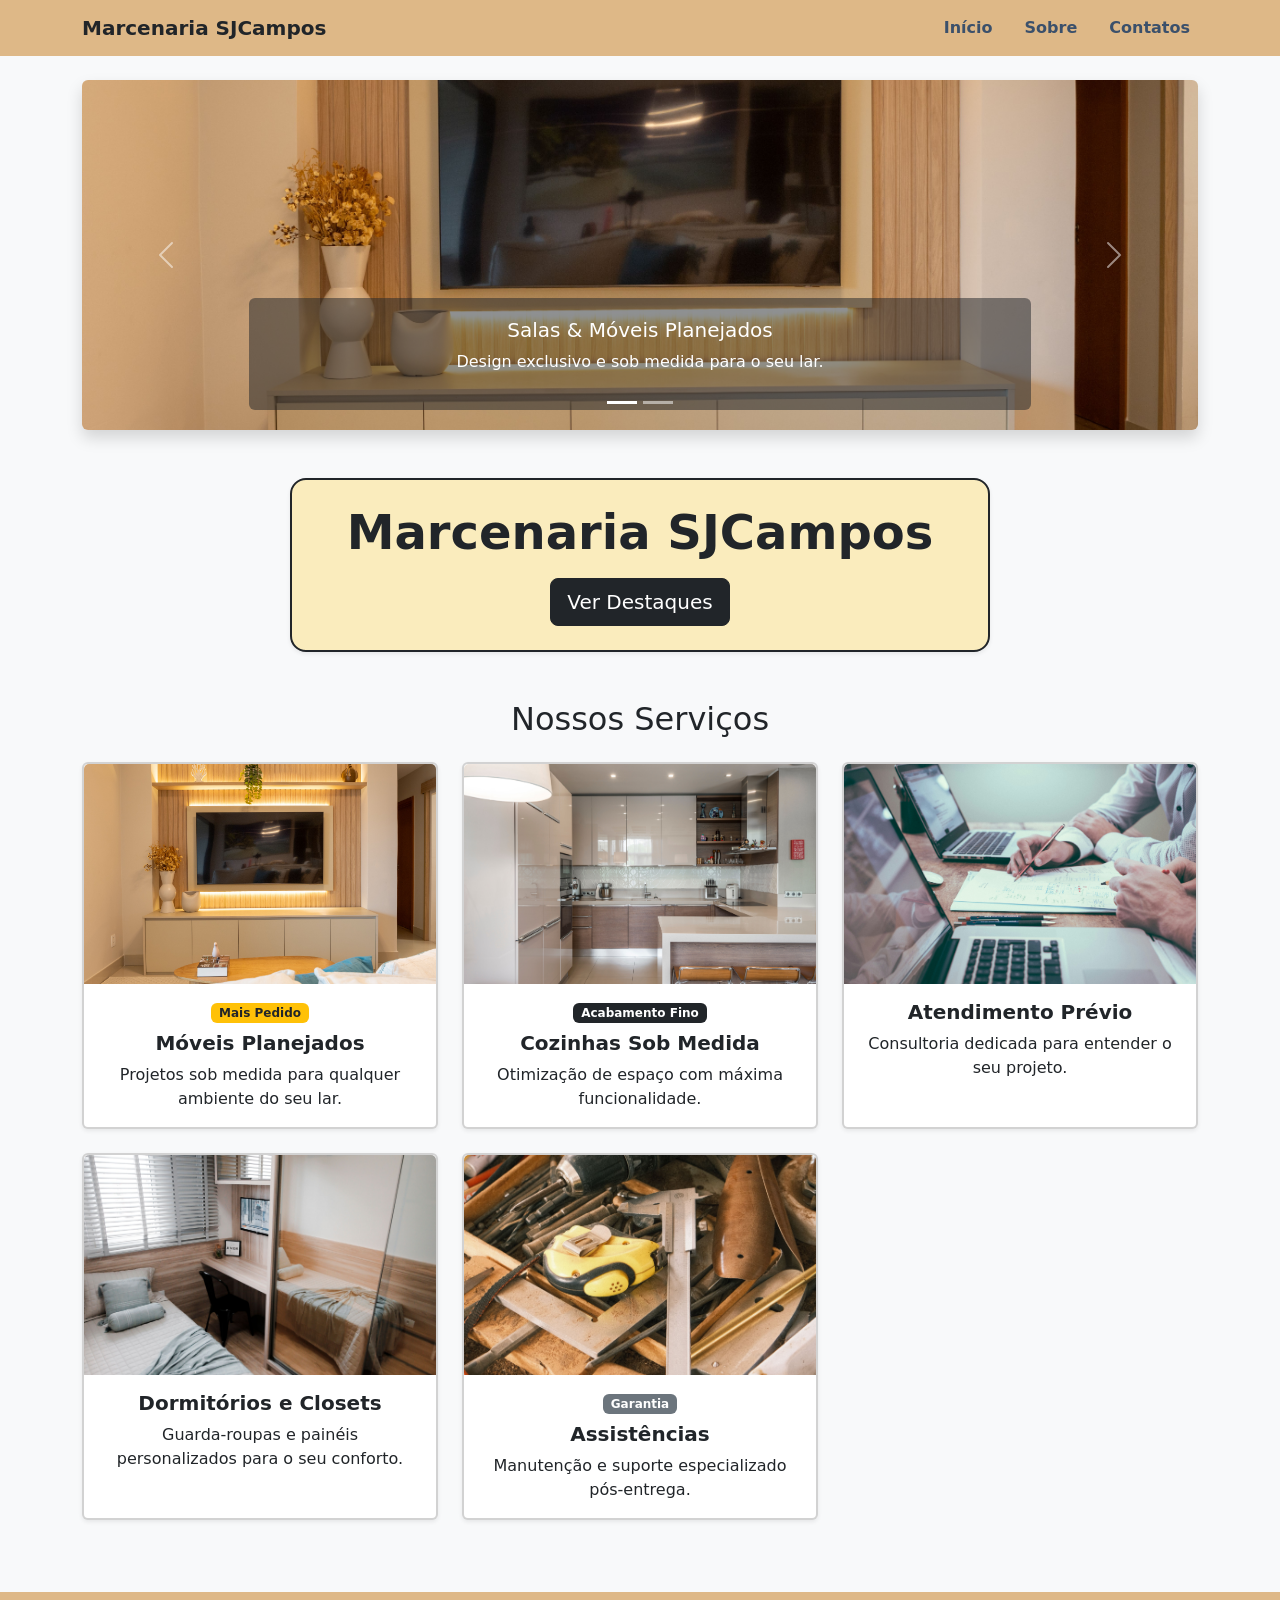
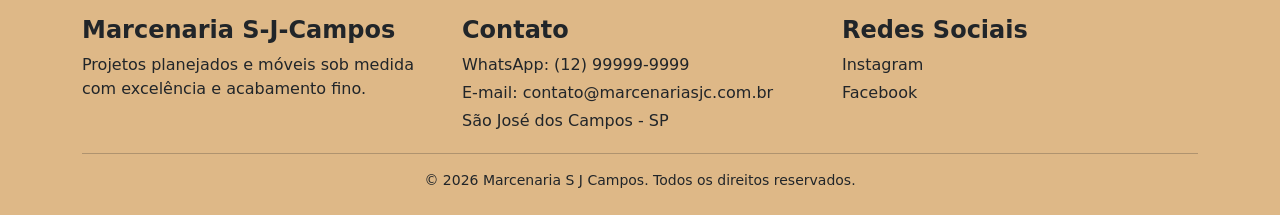
<file: index.html>
<!DOCTYPE html>
<html lang="pt-BR">
<head>
  <meta charset="UTF-8">
  <meta name="viewport" content="width=device-width, initial-scale=1.0">
  <title>Marcenaria S J Campos - Estado da Arte</title>
  
  <!-- [RECURSO BOOTSTRAP 1]: Link do CSS via CDN -->
  <link href="https://cdn.jsdelivr.net/npm/bootstrap@5.3.3/dist/css/bootstrap.min.css" rel="stylesheet">
  
  <!-- Seu CSS Personalizado -->
  <link rel="stylesheet" href="style.css">
</head>
<body>

  <!-- [RECURSO BOOTSTRAP 2]: Navbar Responsiva -->
  <header>
    <nav class="navbar navbar-expand-lg bg-burlywood">
      <div class="container">
        <a class="navbar-brand fw-bold text-dark" href="index.html">Marcenaria SJCampos</a>
        
        <!-- Botão hambúrguer para celular -->
        <button class="navbar-toggler" type="button" data-bs-toggle="collapse" data-bs-target="#navbarNav">
          <span class="navbar-toggler-icon"></span>
        </button>
        
        <div class="collapse navbar-collapse justify-content-end" id="navbarNav">
          <ul class="navbar-nav gap-3">
            <li class="nav-item"><a class="nav-link active fw-semibold" href="index.html">Início</a></li>
            <li class="nav-item"><a class="nav-link fw-semibold" href="sobre.html">Sobre</a></li>
            <li class="nav-item"><a class="nav-link fw-semibold" href="contatos.html">Contatos</a></li>
          </ul>
        </div>
      </div>
    </nav>
  </header>

  <main class="py-4">

    <!-- [RECURSO BOOTSTRAP 3]: Carousel / Carrossel de Imagens -->
    <section class="container mb-5">
      <div id="carouselMarcenaria" class="carousel slide shadow rounded overflow-hidden" data-bs-ride="carousel">
        <div class="carousel-indicators">
          <button type="button" data-bs-target="#carouselMarcenaria" data-bs-slide-to="0" class="active"></button>
          <button type="button" data-bs-target="#carouselMarcenaria" data-bs-slide-to="1"></button>
        </div>
        <div class="carousel-inner">
          <div class="carousel-item active">
            <img src="Sala.jpg" class="d-block w-100 hero-carousel-img" alt="Salas Planejadas">
            <div class="carousel-caption d-none d-md-block bg-dark bg-opacity-50 rounded">
              <h5>Salas & Móveis Planejados</h5>
              <p>Design exclusivo e sob medida para o seu lar.</p>
            </div>
          </div>
          <div class="carousel-item">
            <img src="Cozinha.jpg" class="d-block w-100 hero-carousel-img" alt="Cozinhas Sob Medida">
            <div class="carousel-caption d-none d-md-block bg-dark bg-opacity-50 rounded">
              <h5>Cozinhas de Alto Padrão</h5>
              <p>Otimização de espaço com acabamento fino.</p>
            </div>
          </div>
        </div>
        <button class="carousel-control-prev" type="button" data-bs-target="#carouselMarcenaria" data-bs-slide="prev">
          <span class="carousel-control-prev-icon"></span>
        </button>
        <button class="carousel-control-next" type="button" data-bs-target="#carouselMarcenaria" data-bs-slide="next">
          <span class="carousel-control-next-icon"></span>
        </button>
      </div>
    </section>

    <!-- [RECURSO BOOTSTRAP 4]: Hero Section / Banner com Botão CTA -->
    <section class="container text-center mb-5">
      <div class="hero-box p-4 bg-warning bg-opacity-25 border border-2 border-dark rounded-4 shadow-sm">
        <h1 class="display-5 fw-bold mb-3">Marcenaria SJCampos</h1>
        
        <!-- [RECURSO BOOTSTRAP 5]: Botão que dispara o Modal -->
        <button type="button" class="btn btn-dark btn-lg" data-bs-toggle="modal" data-bs-target="#modalProjetos">
          Ver Destaques
        </button>
      </div>
    </section>

    <!-- [RECURSO BOOTSTRAP 6]: Grid System (Container, Row e Cols) e Cards -->
    <section class="container">
      <h2 class="text-center mb-4">Nossos Serviços</h2>
      <div class="row g-4">
        
        <!-- Card 1 -->
        <div class="col-12 col-md-6 col-lg-4">
          <div class="card h-100 shadow-sm border-2">
            <img src="Sala.jpg" class="card-img-top" alt="Móveis planejados">
            <div class="card-body text-center">
              <!-- [RECURSO BOOTSTRAP 7]: Badge -->
              <span class="badge bg-warning text-dark mb-2">Mais Pedido</span>
              <h5 class="card-title fw-bold">Móveis Planejados</h5>
              <p class="card-text">Projetos sob medida para qualquer ambiente do seu lar.</p>
            </div>
          </div>
        </div>

        <!-- Card 2 -->
        <div class="col-12 col-md-6 col-lg-4">
          <div class="card h-100 shadow-sm border-2">
            <img src="Cozinha.jpg" class="card-img-top" alt="Cozinhas Sob Medida">
            <div class="card-body text-center">
              <span class="badge bg-dark mb-2">Acabamento Fino</span>
              <h5 class="card-title fw-bold">Cozinhas Sob Medida</h5>
              <p class="card-text">Otimização de espaço com máxima funcionalidade.</p>
            </div>
          </div>
        </div>

        <!-- Card 3 -->
        <div class="col-12 col-md-6 col-lg-4">
          <div class="card h-100 shadow-sm border-2">
            <img src="Atendimento.jpg" class="card-img-top" alt="Atendimento Prévio">
            <div class="card-body text-center">
              <h5 class="card-title fw-bold">Atendimento Prévio</h5>
              <p class="card-text">Consultoria dedicada para entender o seu projeto.</p>
            </div>
          </div>
        </div>

        <!-- Card 4 -->
        <div class="col-12 col-md-6 col-lg-4">
          <div class="card h-100 shadow-sm border-2">
            <img src="dormitório.jpg" class="card-img-top" alt="Dormitórios e Closets">
            <div class="card-body text-center">
              <h5 class="card-title fw-bold">Dormitórios e Closets</h5>
              <p class="card-text">Guarda-roupas e painéis personalizados para o seu conforto.</p>
            </div>
          </div>
        </div>

        <!-- Card 5 -->
        <div class="col-12 col-md-6 col-lg-4">
          <div class="card h-100 shadow-sm border-2">
            <img src="ferramentas.jpg" class="card-img-top" alt="Assistências">
            <div class="card-body text-center">
              <span class="badge bg-secondary mb-2">Garantia</span>
              <h5 class="card-title fw-bold">Assistências</h5>
              <p class="card-text">Manutenção e suporte especializado pós-entrega.</p>
            </div>
          </div>
        </div>

      </div>
    </section>

  </main>

  <!-- [RECURSO BOOTSTRAP 8]: Modal (Janela Pop-up) -->
  <div class="modal fade" id="modalProjetos" tabindex="-1" aria-hidden="true">
    <div class="modal-dialog modal-dialog-centered">
      <div class="modal-content">
        <div class="modal-header bg-burlywood">
          <h5 class="modal-title fw-bold">Diferenciais SJCampos</h5>
          <button type="button" class="btn-close" data-bs-dismiss="modal" aria-label="Fechar"></button>
        </div>
        <div class="modal-body">
          <p>Trabalhamos com mdf de alta densidade, ferragens com amortecimento e projetos 3D para você visualizar seu espaço antes da fabricação!</p>
        </div>
        <div class="modal-footer">
          <a href="contatos.html" class="btn btn-warning fw-bold">Solicitar Orçamento</a>
          <button type="button" class="btn btn-secondary" data-bs-dismiss="modal">Fechar</button>
        </div>
      </div>
    </div>
  </div>

  <!-- Rodapé Responsivo com Grid do Bootstrap -->
  <footer class="bg-burlywood py-4 mt-5">
    <div class="container">
      <div class="row g-4">
        <div class="col-12 col-md-4">
          <h4 class="fw-bold">Marcenaria S-J-Campos</h4>
          <p>Projetos planejados e móveis sob medida com excelência e acabamento fino.</p>
        </div>
        <div class="col-12 col-md-4">
          <h4 class="fw-bold">Contato</h4>
          <p class="mb-1">WhatsApp: (12) 99999-9999</p>
          <p class="mb-1">E-mail: contato@marcenariasjc.com.br</p>
          <p class="mb-1">São José dos Campos - SP</p>
        </div>
        <div class="col-12 col-md-4">
          <h4 class="fw-bold">Redes Sociais</h4>
          <a href="#" class="d-block text-dark text-decoration-none mb-1">Instagram</a>
          <a href="#" class="d-block text-dark text-decoration-none">Facebook</a>
        </div>
      </div>
      <div class="text-center pt-3 mt-3 border-top border-dark border-opacity-25">
        <p class="mb-0 small">&copy; 2026 Marcenaria S J Campos. Todos os direitos reservados.</p>
      </div>
    </div>
  </footer>

  <!-- Script JS do Bootstrap (Obrigatório para Carrossel, Navbar e Modal funcionarem) -->
  <script src="https://cdn.jsdelivr.net/npm/bootstrap@5.3.3/dist/js/bootstrap.bundle.min.js"></script>
</body>
</html>
</file>
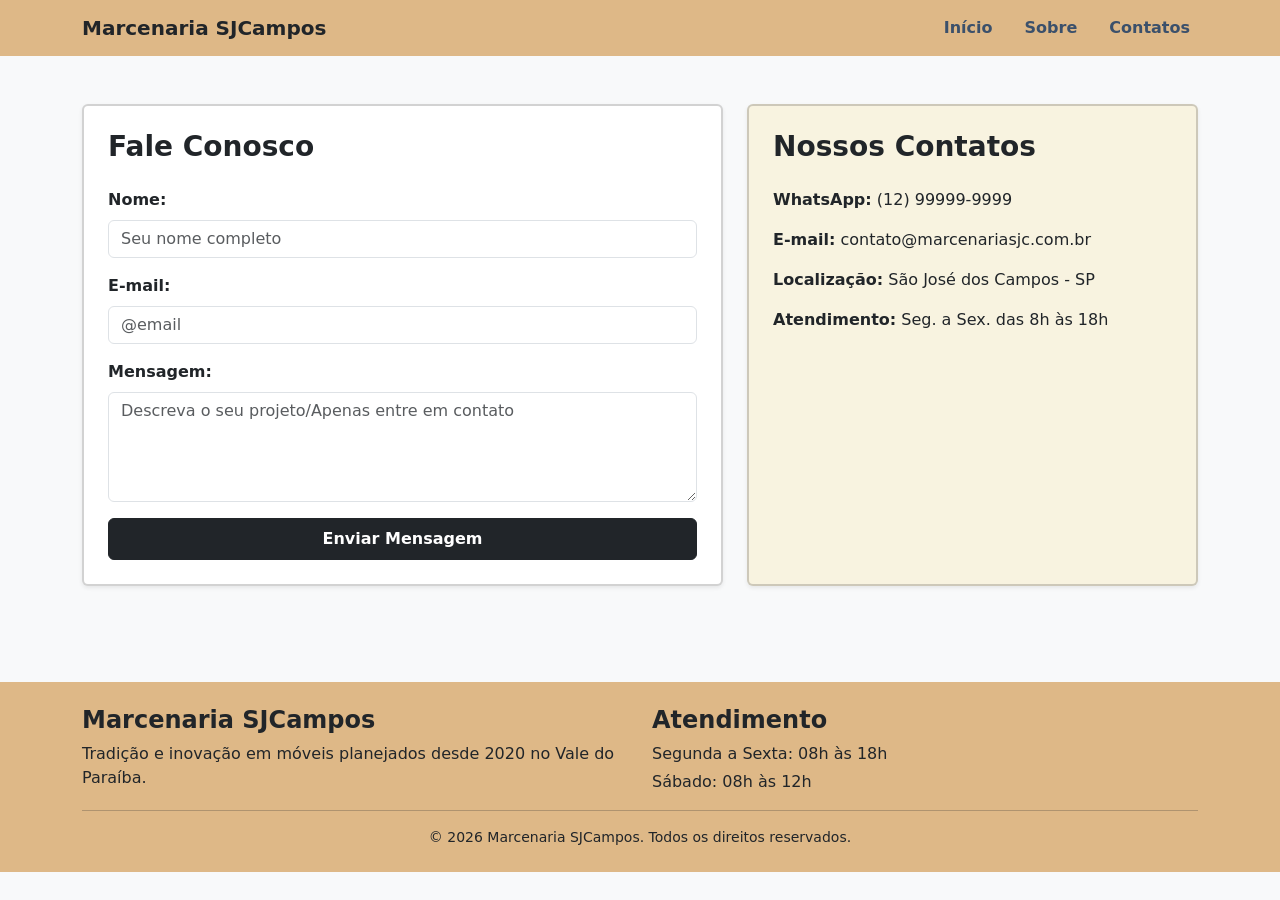
<file: contatos.html>
<!DOCTYPE html>
<html lang="pt-BR">
<head>
  <meta charset="UTF-8">
  <meta name="viewport" content="width=device-width, initial-scale=1.0">
  <title>Marcenaria S J Campos - Contatos</title>
  
  <!-- CSS do Bootstrap -->
  <link href="https://cdn.jsdelivr.net/npm/bootstrap@5.3.3/dist/css/bootstrap.min.css" rel="stylesheet">
  <!-- Seu CSS Personalizado -->
  <link rel="stylesheet" href="style.css">
</head>
<body>

  <!-- Menu de Navegação Responsivo (Navbar Bootstrap) -->
  <header>
    <nav class="navbar navbar-expand-lg bg-burlywood">
      <div class="container">
        <a class="navbar-brand fw-bold text-dark" href="index.html">Marcenaria SJCampos</a>
        <button class="navbar-toggler" type="button" data-bs-toggle="collapse" data-bs-target="#navbarNav">
          <span class="navbar-toggler-icon"></span>
        </button>
        <div class="collapse navbar-collapse justify-content-end" id="navbarNav">
          <ul class="navbar-nav gap-3">
            <li class="nav-item"><a class="nav-link fw-semibold" href="index.html">Início</a></li>
            <li class="nav-item"><a class="nav-link fw-semibold" href="sobre.html">Sobre</a></li>
            <li class="nav-item"><a class="nav-link active fw-semibold" href="contatos.html">Contatos</a></li>
          </ul>
        </div>
      </div>
    </nav>
  </header>

  <main class="py-5">
    <div class="container">
      
      <div class="row g-4">
        
        <!-- Bloco do Formulário (Form Components + Card do Bootstrap) -->
        <section class="col-12 col-md-7">
          <div class="card p-4 shadow-sm border-2">
            <h2 class="h3 fw-bold mb-4">Fale Conosco</h2>
            
            <form action="#" method="POST">
              <div class="mb-3">
                <label for="nome" class="form-label fw-semibold">Nome:</label>
                <input type="text" class="form-control" id="nome" name="nome" placeholder="Seu nome completo" required>
              </div>

              <div class="mb-3">
                <label for="email" class="form-label fw-semibold">E-mail:</label>
                <input type="email" class="form-control" id="email" name="email" placeholder="@email" required>
              </div>

              <div class="mb-3">
                <label for="mensagem" class="form-label fw-semibold">Mensagem:</label>
                <textarea class="form-control" id="mensagem" name="mensagem" rows="4" placeholder="Descreva o seu projeto/Apenas entre em contato" required></textarea>
              </div>

              <button type="submit" class="btn btn-dark w-100 fw-bold py-2">Enviar Mensagem</button>
            </form>
          </div>
        </section>

        <!-- Bloco de Informações -->
        <section class="col-12 col-md-5">
          <div class="card p-4 shadow-sm border-2 h-100 bg-warning bg-opacity-10">
            <h2 class="h3 fw-bold mb-4">Nossos Contatos</h2>
            
            <div class="fs-6">
              <p class="mb-3"><strong>WhatsApp:</strong> (12) 99999-9999</p>
              <p class="mb-3"><strong>E-mail:</strong> contato@marcenariasjc.com.br</p>
              <p class="mb-3"><strong>Localização:</strong> São José dos Campos - SP</p>
              <p class="mb-0"><strong>Atendimento:</strong> Seg. a Sex. das 8h às 18h</p>
            </div>
          </div>
        </section>

      </div>

    </div>
  </main>

  <!-- Rodapé Responsivo com Bootstrap -->
  <footer class="bg-burlywood py-4 mt-5">
    <div class="container">
      <div class="row g-4">
        <div class="col-12 col-md-6">
          <h4 class="fw-bold">Marcenaria SJCampos</h4>
          <p class="mb-0">Tradição e inovação em móveis planejados desde 2020 no Vale do Paraíba.</p>
        </div>

        <div class="col-12 col-md-6">
          <h4 class="fw-bold">Atendimento</h4>
          <p class="mb-1">Segunda a Sexta: 08h às 18h</p>
          <p class="mb-0">Sábado: 08h às 12h</p>
        </div>
      </div>

      <div class="text-center pt-3 mt-3 border-top border-dark border-opacity-25">
        <p class="mb-0 small">&copy; 2026 Marcenaria SJCampos. Todos os direitos reservados.</p>
      </div>
    </div>
  </footer>

  <!-- Script JS do Bootstrap (Obrigatório para a Navbar funcionar no celular) -->
  <script src="https://cdn.jsdelivr.net/npm/bootstrap@5.3.3/dist/js/bootstrap.bundle.min.js"></script>
</body>
</html>
</file>
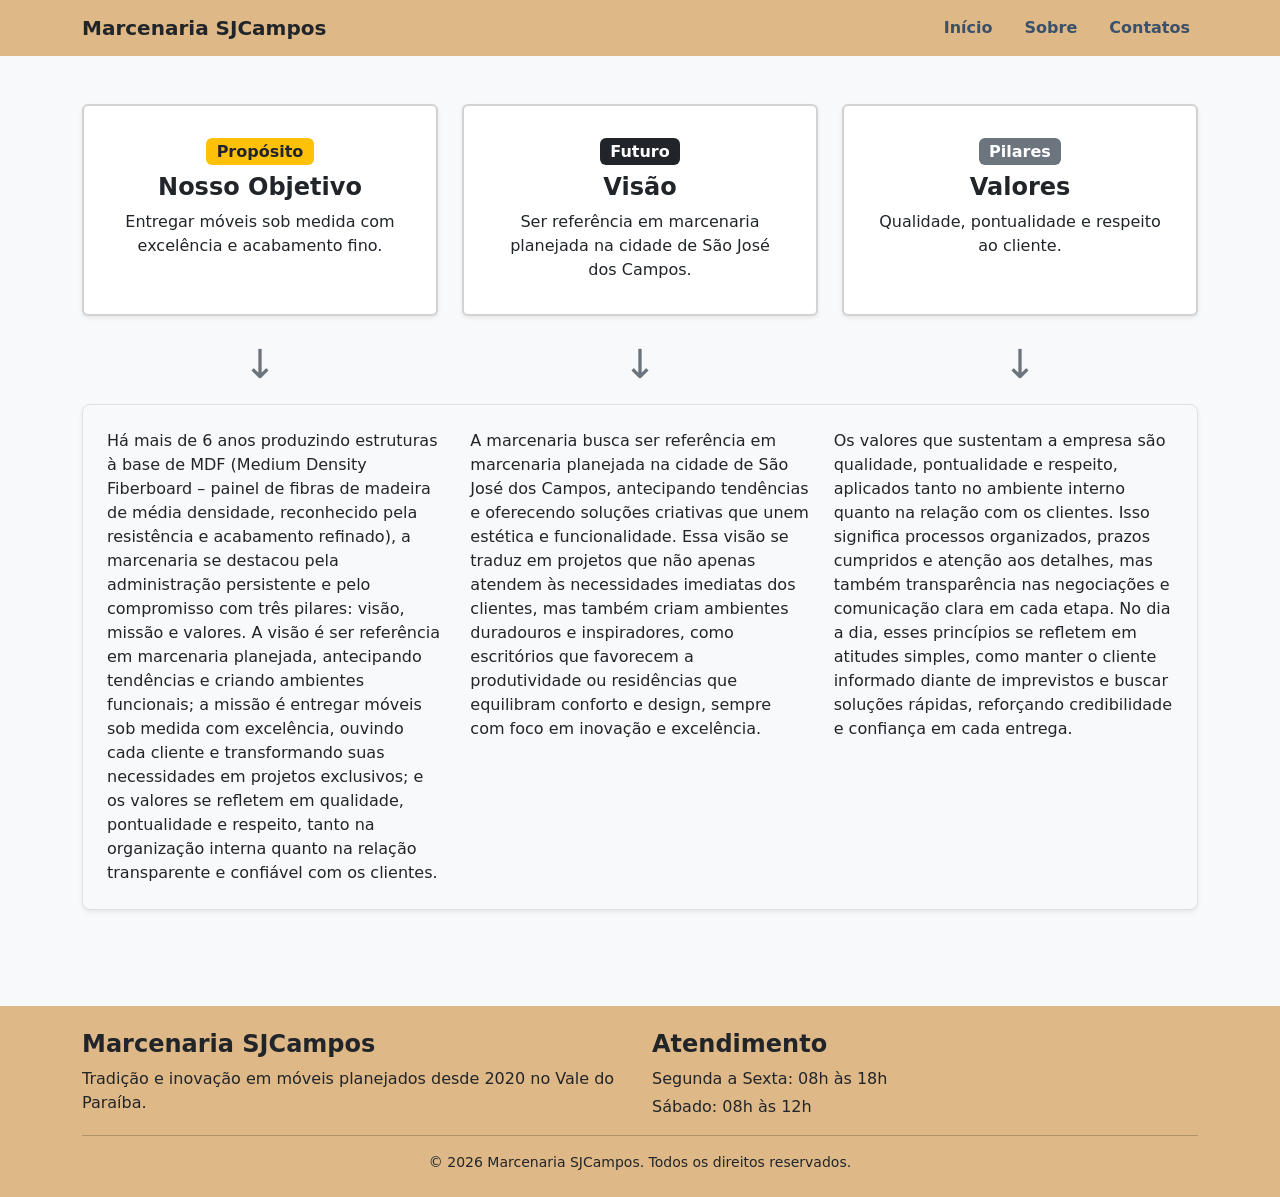
<file: sobre.html>
<!DOCTYPE html>
<html lang="pt-BR">
<head>
  <meta charset="UTF-8">
  <meta name="viewport" content="width=device-width, initial-scale=1.0">
  <title>Marcenaria S-J-Campos - Sobre</title>
  
  <!-- CSS do Bootstrap -->
  <link href="https://cdn.jsdelivr.net/npm/bootstrap@5.3.3/dist/css/bootstrap.min.css" rel="stylesheet">
  <!-- Seu CSS Personalizado -->
  <link rel="stylesheet" href="style.css">
</head>
<body>

  <!-- Menu de Navegação Responsivo (Navbar Bootstrap) -->
  <header>
    <nav class="navbar navbar-expand-lg bg-burlywood">
      <div class="container">
        <a class="navbar-brand fw-bold text-dark" href="index.html">Marcenaria SJCampos</a>
        <button class="navbar-toggler" type="button" data-bs-toggle="collapse" data-bs-target="#navbarNav">
          <span class="navbar-toggler-icon"></span>
        </button>
        <div class="collapse navbar-collapse justify-content-end" id="navbarNav">
          <ul class="navbar-nav gap-3">
            <li class="nav-item"><a class="nav-link fw-semibold" href="index.html">Início</a></li>
            <li class="nav-item"><a class="nav-link active fw-semibold" href="sobre.html">Sobre</a></li>
            <li class="nav-item"><a class="nav-link fw-semibold" href="contatos.html">Contatos</a></li>
          </ul>
        </div>
      </div>
    </nav>
  </header>

  <main class="py-5">
    <div class="container">
      
      <!-- Seção com os 3 Quadros (Diferenciais / Grid Bootstrap) -->
      <section class="row g-4 mb-4 text-center">
        <div class="col-12 col-md-4">
          <div class="card h-100 shadow-sm border-2 p-3">
            <div class="card-body">
              <span class="badge bg-warning text-dark mb-2 fs-6">Propósito</span>
              <h3 class="card-title fw-bold h4">Nosso Objetivo</h3>
              <p class="card-text">Entregar móveis sob medida com excelência e acabamento fino.</p>
            </div>
          </div>
        </div>

        <div class="col-12 col-md-4">
          <div class="card h-100 shadow-sm border-2 p-3">
            <div class="card-body">
              <span class="badge bg-dark mb-2 fs-6">Futuro</span>
              <h3 class="card-title fw-bold h4">Visão</h3>
              <p class="card-text">Ser referência em marcenaria planejada na cidade de São José dos Campos.</p>
            </div>
          </div>
        </div>

        <div class="col-12 col-md-4">
          <div class="card h-100 shadow-sm border-2 p-3">
            <div class="card-body">
              <span class="badge bg-secondary mb-2 fs-6">Pilares</span>
              <h3 class="card-title fw-bold h4">Valores</h3>
              <p class="card-text">Qualidade, pontualidade e respeito ao cliente.</p>
            </div>
          </div>
        </div>
      </section>

      <!-- Linha de Setas Indicativas -->
      <div class="row text-center my-3 text-secondary display-6">
        <div class="col-4">↓</div>
        <div class="col-4">↓</div>
        <div class="col-4">↓</div>
      </div>

      <!-- Seção de Textos Detalhados (Grid de 3 Colunas Responsivas) -->
      <section class="bg-light p-4 rounded-3 border shadow-sm">
        <div class="row g-4">
          <div class="col-12 col-md-4">
            <p class="mb-0">Há mais de 6 anos produzindo estruturas à base de MDF (Medium Density Fiberboard – painel de fibras de madeira de média densidade, reconhecido pela resistência e acabamento refinado), a marcenaria se destacou pela administração persistente e pelo compromisso com três pilares: visão, missão e valores. A visão é ser referência em marcenaria planejada, antecipando tendências e criando ambientes funcionais; a missão é entregar móveis sob medida com excelência, ouvindo cada cliente e transformando suas necessidades em projetos exclusivos; e os valores se refletem em qualidade, pontualidade e respeito, tanto na organização interna quanto na relação transparente e confiável com os clientes.</p>
          </div>
          
          <div class="col-12 col-md-4">
            <p class="mb-0">A marcenaria busca ser referência em marcenaria planejada na cidade de São José dos Campos, antecipando tendências e oferecendo soluções criativas que unem estética e funcionalidade. Essa visão se traduz em projetos que não apenas atendem às necessidades imediatas dos clientes, mas também criam ambientes duradouros e inspiradores, como escritórios que favorecem a produtividade ou residências que equilibram conforto e design, sempre com foco em inovação e excelência.</p>
          </div>
          
          <div class="col-12 col-md-4">
            <p class="mb-0">Os valores que sustentam a empresa são qualidade, pontualidade e respeito, aplicados tanto no ambiente interno quanto na relação com os clientes. Isso significa processos organizados, prazos cumpridos e atenção aos detalhes, mas também transparência nas negociações e comunicação clara em cada etapa. No dia a dia, esses princípios se refletem em atitudes simples, como manter o cliente informado diante de imprevistos e buscar soluções rápidas, reforçando credibilidade e confiança em cada entrega.</p>
          </div>
        </div>
      </section>

    </div>
  </main>

  <!-- Rodapé Responsivo com Bootstrap -->
  <footer class="bg-burlywood py-4 mt-5">
    <div class="container">
      <div class="row g-4">
        <div class="col-12 col-md-6">
          <h4 class="fw-bold">Marcenaria SJCampos</h4>
          <p class="mb-0">Tradição e inovação em móveis planejados desde 2020 no Vale do Paraíba.</p>
        </div>

        <div class="col-12 col-md-6">
          <h4 class="fw-bold">Atendimento</h4>
          <p class="mb-1">Segunda a Sexta: 08h às 18h</p>
          <p class="mb-0">Sábado: 08h às 12h</p>
        </div>
      </div>

      <div class="text-center pt-3 mt-3 border-top border-dark border-opacity-25">
        <p class="mb-0 small">&copy; 2026 Marcenaria SJCampos. Todos os direitos reservados.</p>
      </div>
    </div>
  </footer>

  <!-- Script JS do Bootstrap -->
  <script src="https://cdn.jsdelivr.net/npm/bootstrap@5.3.3/dist/js/bootstrap.bundle.min.js"></script>
</body>
</html>
</file>
<file: style.css>
/* ===================================================
   ESTILOS PERSONALIZADOS (MARCENARIA SJ CAMPOS)
   =================================================== */

body {
  background-color: #f8f9fa;
  min-height: 100vh;
}

/* Cor Burlywood usada na versão original */
.bg-burlywood {
  background-color: burlywood !important;
}

/* Ajuste de altura das imagens no Carrossel */
.hero-carousel-img {
  height: 350px;
  object-fit: cover;
}

/* Padronização dos Cards de Produtos */
.card-img-top {
  height: 220px;
  object-fit: cover;
}

/* Personalização suave para o Hero Box */
.hero-box {
  max-width: 700px;
  margin: 0 auto;
}

/* Links do menu */
.nav-link {
  color: #3b506b !important;
}

.nav-link:hover {
  text-decoration: underline;
}
</file>
